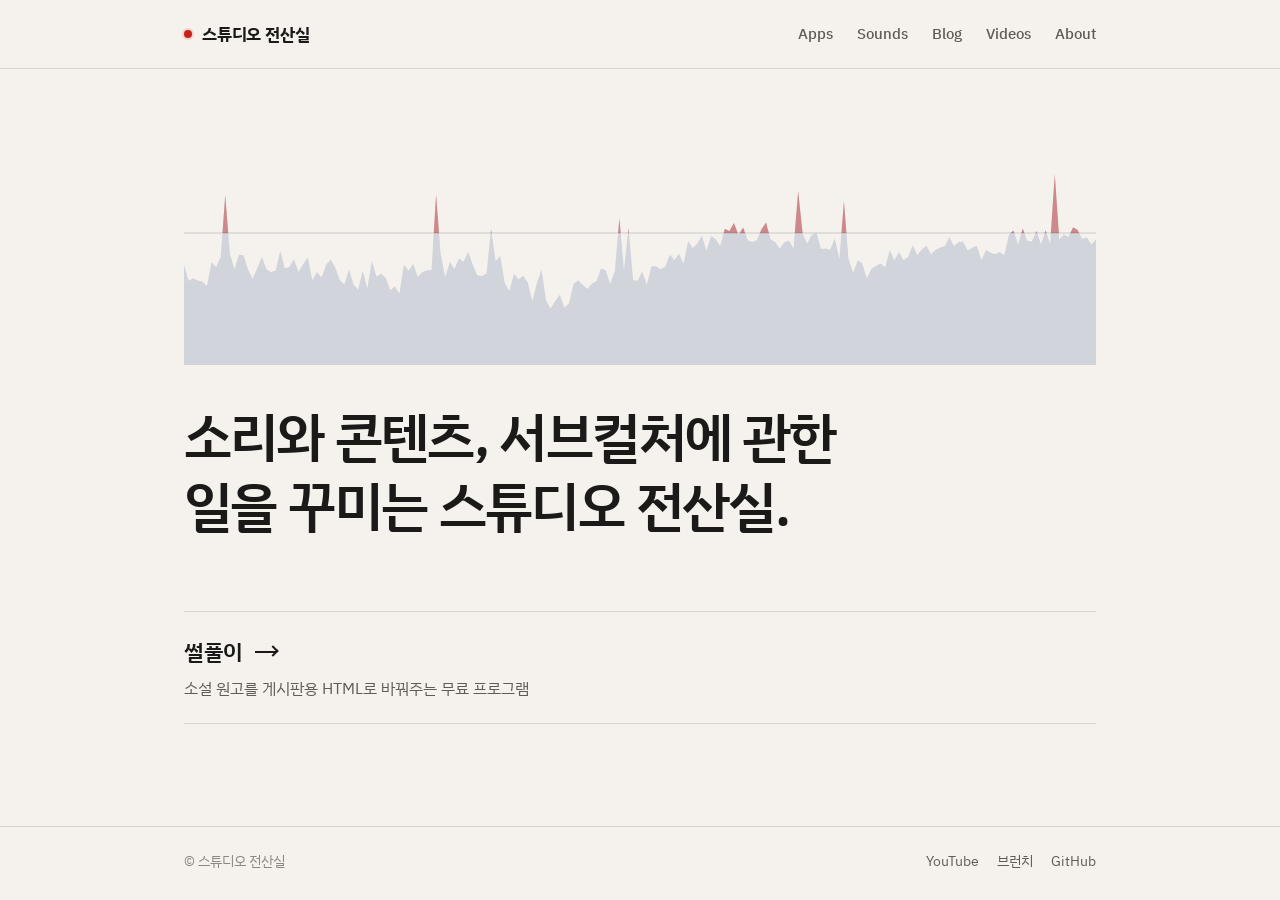
<file: index.html>
<!doctype html>
<html lang="ko">
<head>
<meta charset="utf-8">
<meta name="viewport" content="width=device-width, initial-scale=1">
<title>스튜디오 전산실</title>
<meta name="description" content="소리와 콘텐츠, 서브컬처에 관한 일을 꾸미는 스튜디오 전산실.">
<meta property="og:type" content="website">
<meta property="og:site_name" content="스튜디오 전산실">
<meta property="og:title" content="스튜디오 전산실">
<meta property="og:description" content="소리와 콘텐츠, 서브컬처에 관한 일을 꾸미는 스튜디오 전산실.">
<meta property="og:url" content="https://jeonsansil.github.io/">
<meta property="og:image" content="https://jeonsansil.github.io/assets/img/og.png">
<meta name="twitter:card" content="summary_large_image">
<meta name="theme-color" content="#F5F2EE">
<link rel="icon" type="image/png" href="assets/img/favicon.png">
<link rel="apple-touch-icon" href="assets/img/apple-touch-icon.png">
<link rel="preconnect" href="https://fonts.googleapis.com">
<link rel="preconnect" href="https://fonts.gstatic.com" crossorigin>
<link rel="stylesheet" href="https://fonts.googleapis.com/css2?family=IBM+Plex+Sans+KR:wght@400;500;600;700&display=swap">
<link rel="stylesheet" href="assets/css/site.css">
</head>
<body data-page="home">
<div id="app"></div>
<script src="assets/js/site.js" defer></script>
</body>
</html>
</file>
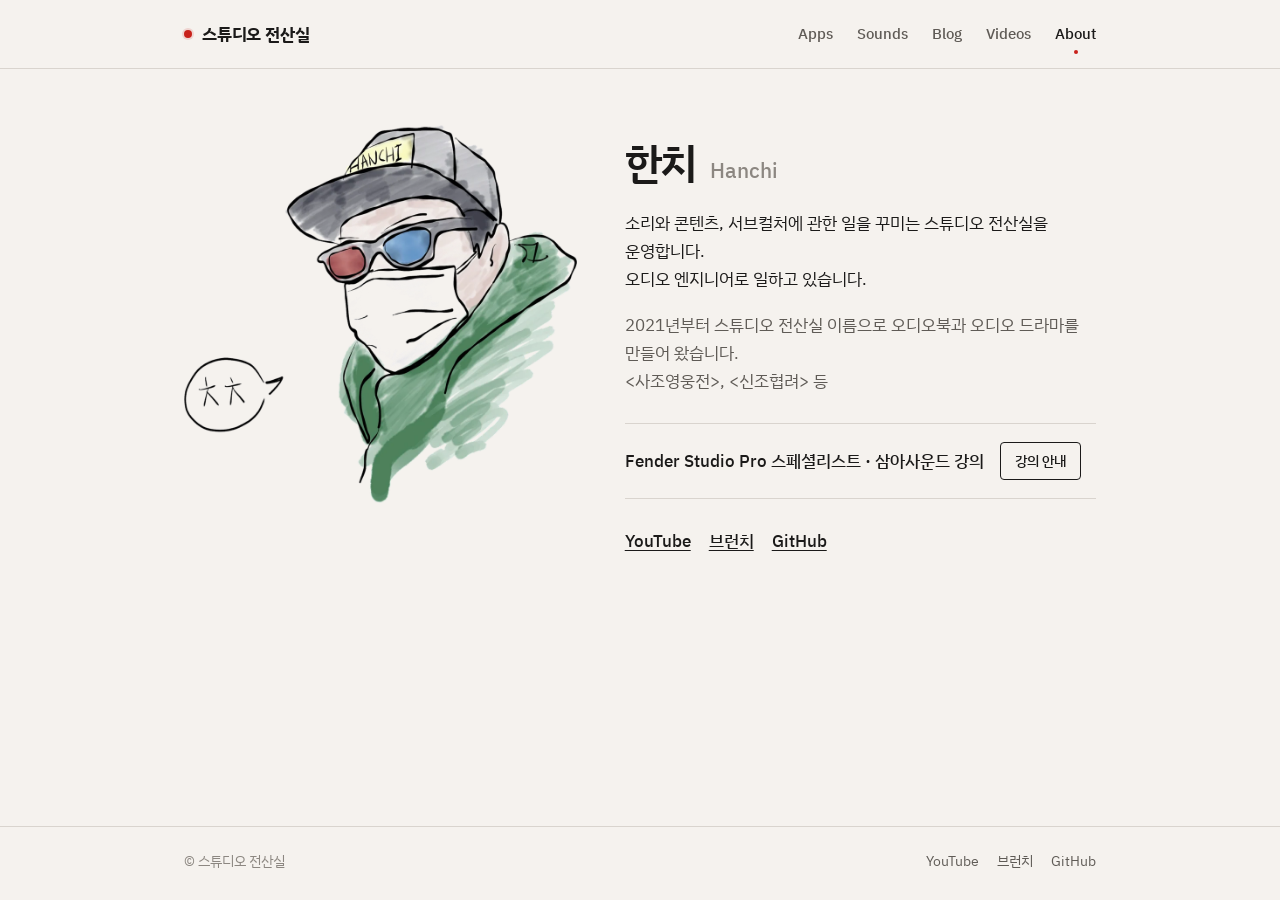
<file: about/index.html>
<!doctype html>
<html lang="ko">
<head>
<meta charset="utf-8">
<meta name="viewport" content="width=device-width, initial-scale=1">
<title>About · 스튜디오 전산실</title>
<meta name="description" content="소리와 콘텐츠, 서브컬처에 관한 일을 꾸미는 스튜디오 전산실.">
<meta property="og:type" content="website">
<meta property="og:site_name" content="스튜디오 전산실">
<meta property="og:title" content="About · 스튜디오 전산실">
<meta property="og:description" content="소리와 콘텐츠, 서브컬처에 관한 일을 꾸미는 스튜디오 전산실.">
<meta property="og:url" content="https://jeonsansil.github.io/about/">
<meta property="og:image" content="https://jeonsansil.github.io/assets/img/og.png">
<meta name="twitter:card" content="summary_large_image">
<meta name="theme-color" content="#F5F2EE">
<link rel="icon" type="image/png" href="../assets/img/favicon.png">
<link rel="apple-touch-icon" href="../assets/img/apple-touch-icon.png">
<link rel="preconnect" href="https://fonts.googleapis.com">
<link rel="preconnect" href="https://fonts.gstatic.com" crossorigin>
<link rel="stylesheet" href="https://fonts.googleapis.com/css2?family=IBM+Plex+Sans+KR:wght@400;500;600;700&display=swap">
<link rel="stylesheet" href="../assets/css/site.css">
</head>
<body data-page="about">
<div id="app"></div>
<script src="../assets/js/site.js" defer></script>
</body>
</html>
</file>
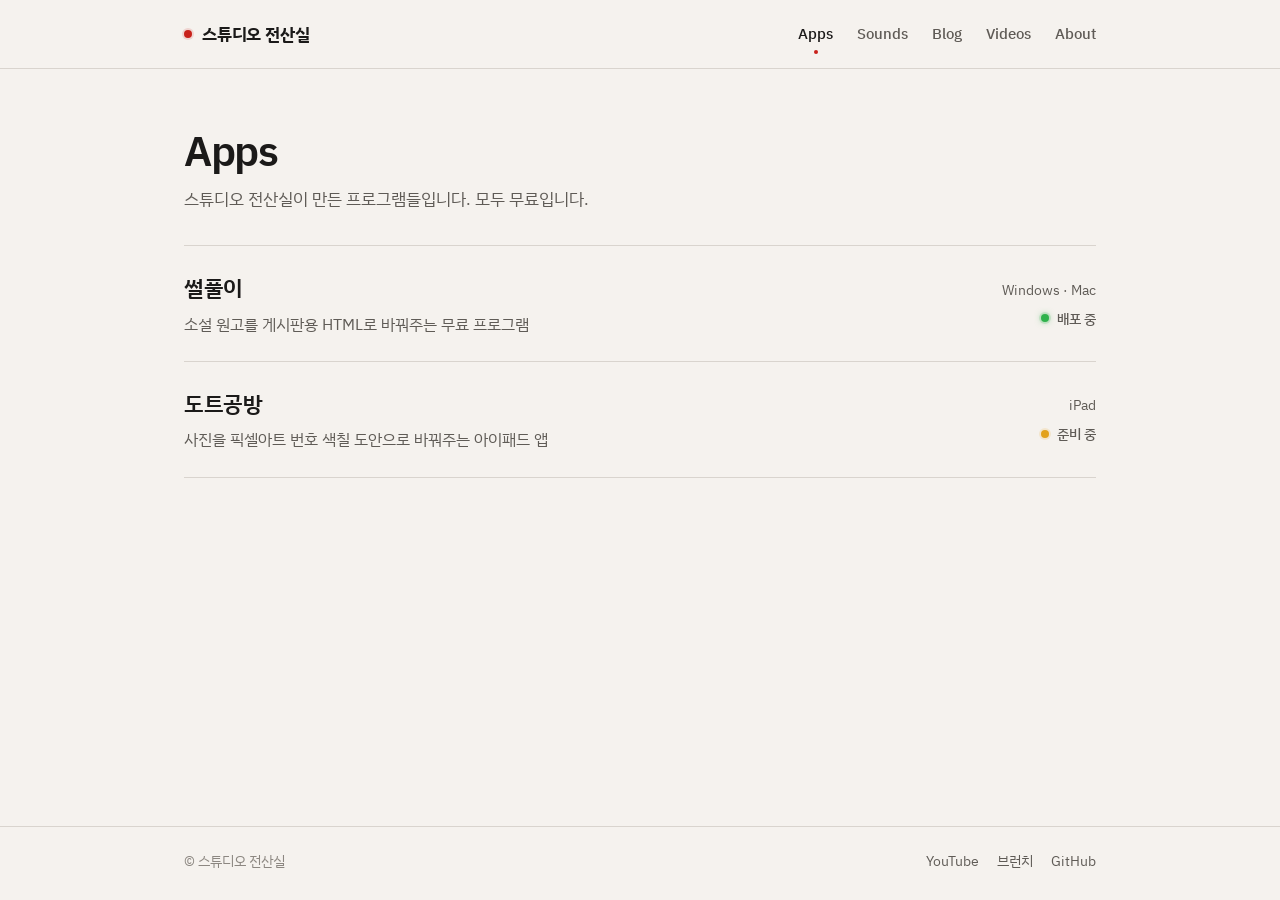
<file: apps/index.html>
<!doctype html>
<html lang="ko">
<head>
<meta charset="utf-8">
<meta name="viewport" content="width=device-width, initial-scale=1">
<title>Apps · 스튜디오 전산실</title>
<meta name="description" content="소리와 콘텐츠, 서브컬처에 관한 일을 꾸미는 스튜디오 전산실.">
<meta property="og:type" content="website">
<meta property="og:site_name" content="스튜디오 전산실">
<meta property="og:title" content="Apps · 스튜디오 전산실">
<meta property="og:description" content="소리와 콘텐츠, 서브컬처에 관한 일을 꾸미는 스튜디오 전산실.">
<meta property="og:url" content="https://jeonsansil.github.io/apps/">
<meta property="og:image" content="https://jeonsansil.github.io/assets/img/og.png">
<meta name="twitter:card" content="summary_large_image">
<meta name="theme-color" content="#F5F2EE">
<link rel="icon" type="image/png" href="../assets/img/favicon.png">
<link rel="apple-touch-icon" href="../assets/img/apple-touch-icon.png">
<link rel="preconnect" href="https://fonts.googleapis.com">
<link rel="preconnect" href="https://fonts.gstatic.com" crossorigin>
<link rel="stylesheet" href="https://fonts.googleapis.com/css2?family=IBM+Plex+Sans+KR:wght@400;500;600;700&display=swap">
<link rel="stylesheet" href="../assets/css/site.css">
</head>
<body data-page="apps">
<div id="app"></div>
<script src="../assets/js/site.js" defer></script>
</body>
</html>
</file>
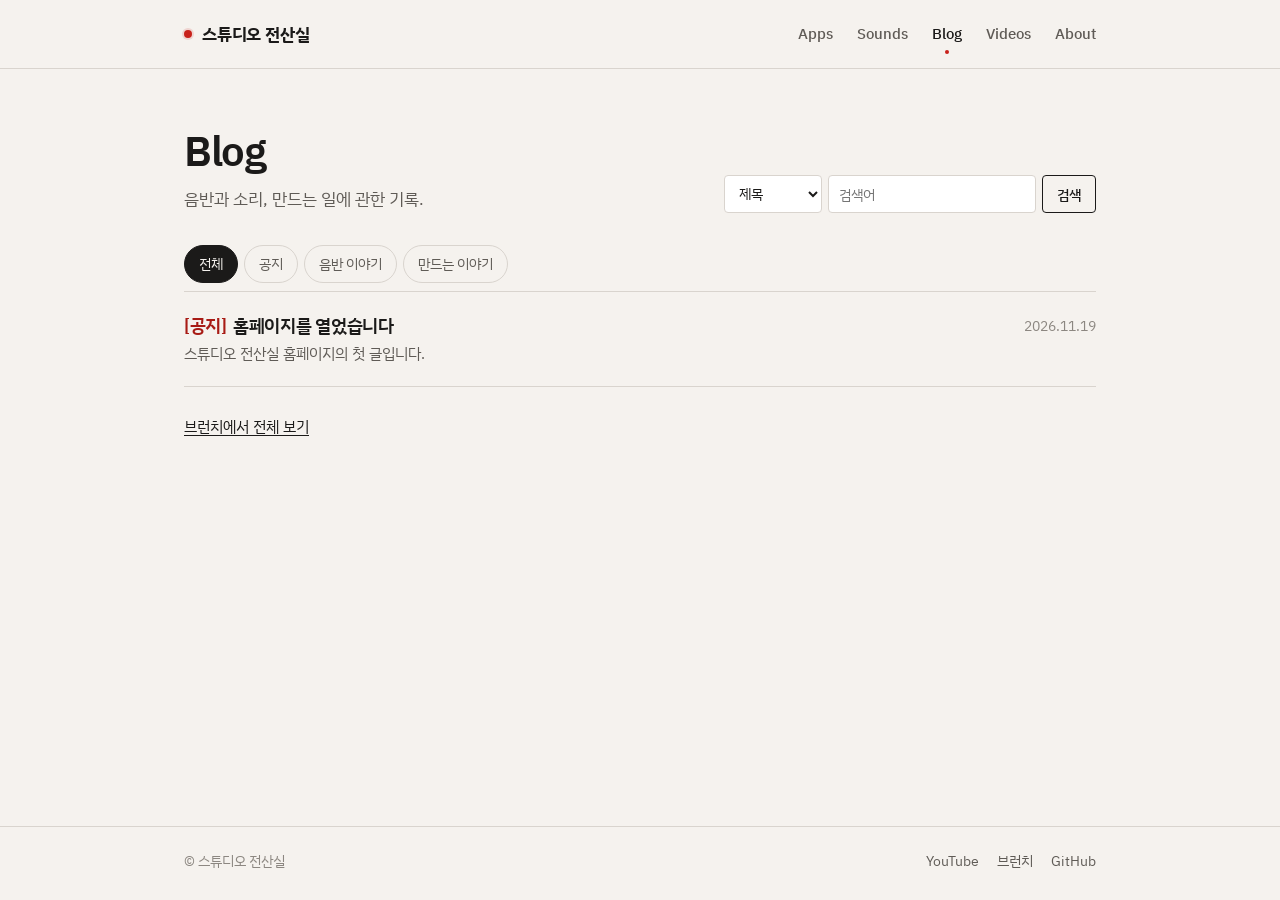
<file: blog/index.html>
<!doctype html>
<html lang="ko">
<head>
<meta charset="utf-8">
<meta name="viewport" content="width=device-width, initial-scale=1">
<title>Blog · 스튜디오 전산실</title>
<meta name="description" content="소리와 콘텐츠, 서브컬처에 관한 일을 꾸미는 스튜디오 전산실.">
<meta property="og:type" content="website">
<meta property="og:site_name" content="스튜디오 전산실">
<meta property="og:title" content="Blog · 스튜디오 전산실">
<meta property="og:description" content="소리와 콘텐츠, 서브컬처에 관한 일을 꾸미는 스튜디오 전산실.">
<meta property="og:url" content="https://jeonsansil.github.io/blog/">
<meta property="og:image" content="https://jeonsansil.github.io/assets/img/og.png">
<meta name="twitter:card" content="summary_large_image">
<meta name="theme-color" content="#F5F2EE">
<link rel="icon" type="image/png" href="../assets/img/favicon.png">
<link rel="apple-touch-icon" href="../assets/img/apple-touch-icon.png">
<link rel="preconnect" href="https://fonts.googleapis.com">
<link rel="preconnect" href="https://fonts.gstatic.com" crossorigin>
<link rel="stylesheet" href="https://fonts.googleapis.com/css2?family=IBM+Plex+Sans+KR:wght@400;500;600;700&display=swap">
<link rel="stylesheet" href="../assets/css/site.css">
</head>
<body data-page="blog">
<div id="app"></div>
<script src="../assets/js/site.js" defer></script>
</body>
</html>
</file>
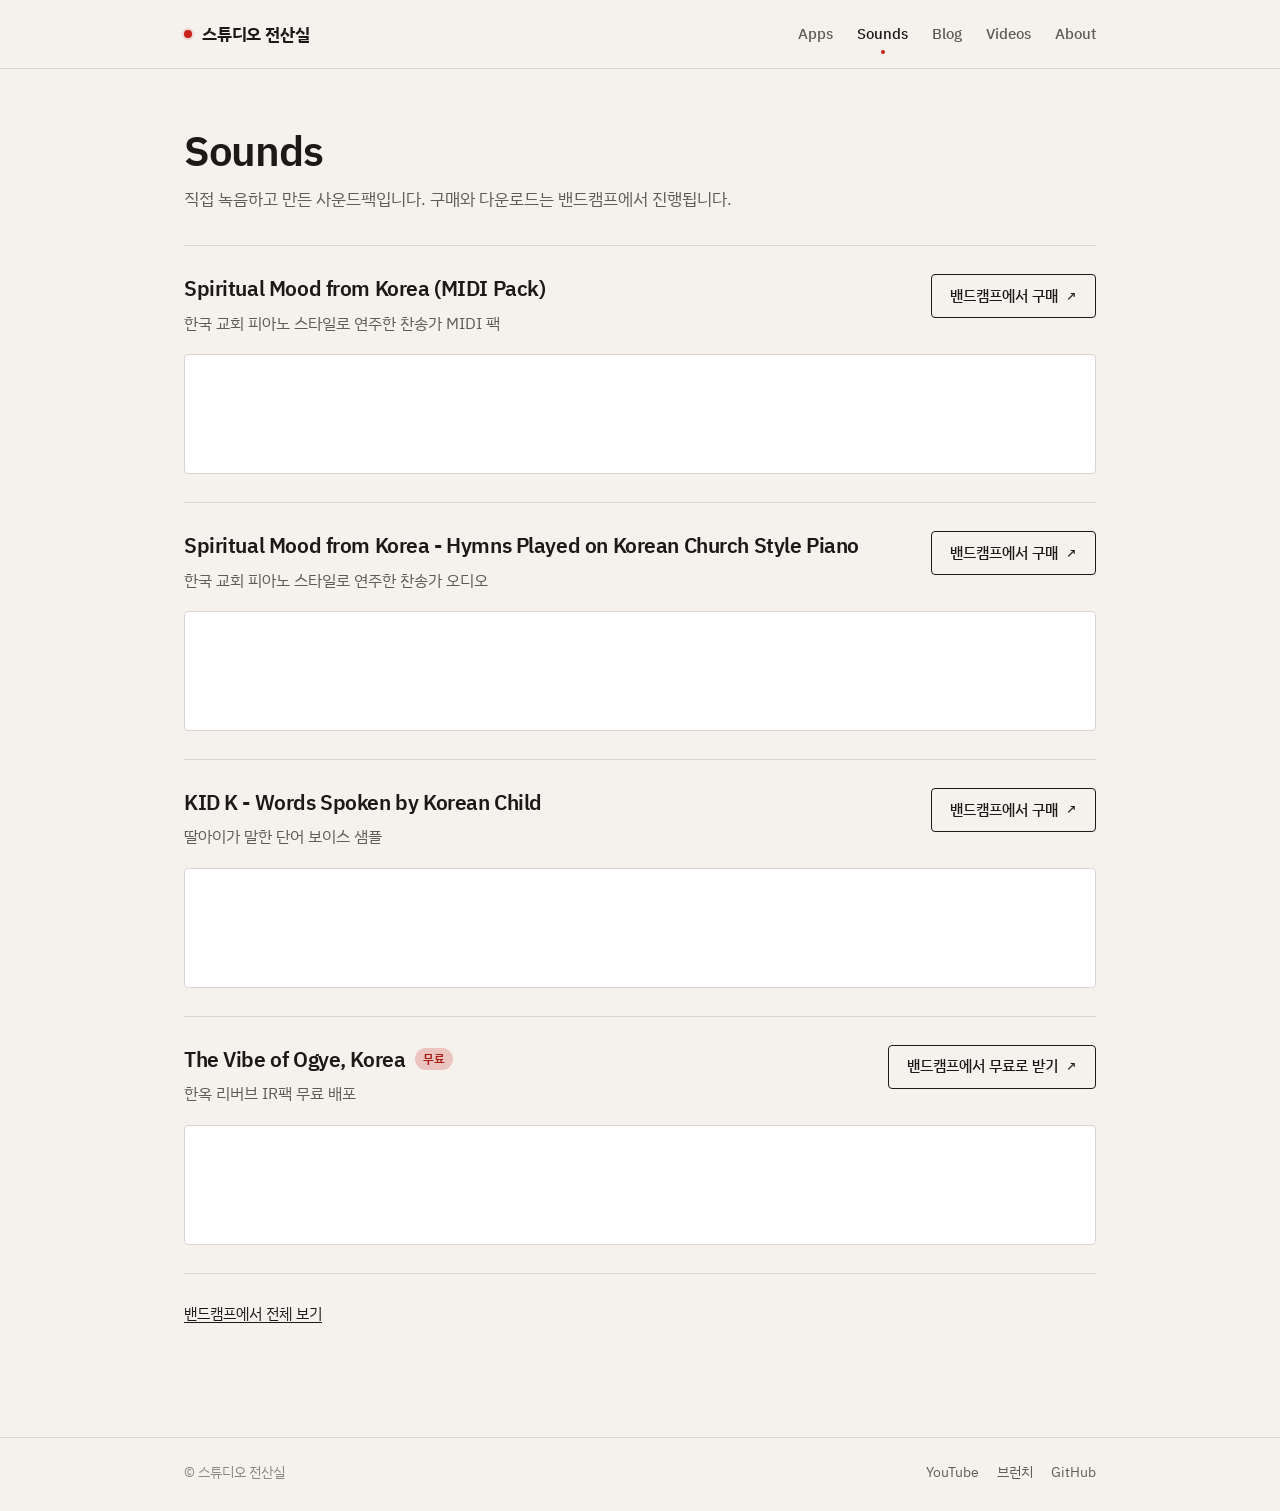
<file: sounds/index.html>
<!doctype html>
<html lang="ko">
<head>
<meta charset="utf-8">
<meta name="viewport" content="width=device-width, initial-scale=1">
<title>Sounds · 스튜디오 전산실</title>
<meta name="description" content="소리와 콘텐츠, 서브컬처에 관한 일을 꾸미는 스튜디오 전산실.">
<meta property="og:type" content="website">
<meta property="og:site_name" content="스튜디오 전산실">
<meta property="og:title" content="Sounds · 스튜디오 전산실">
<meta property="og:description" content="소리와 콘텐츠, 서브컬처에 관한 일을 꾸미는 스튜디오 전산실.">
<meta property="og:url" content="https://jeonsansil.github.io/sounds/">
<meta property="og:image" content="https://jeonsansil.github.io/assets/img/og.png">
<meta name="twitter:card" content="summary_large_image">
<meta name="theme-color" content="#F5F2EE">
<link rel="icon" type="image/png" href="../assets/img/favicon.png">
<link rel="apple-touch-icon" href="../assets/img/apple-touch-icon.png">
<link rel="preconnect" href="https://fonts.googleapis.com">
<link rel="preconnect" href="https://fonts.gstatic.com" crossorigin>
<link rel="stylesheet" href="https://fonts.googleapis.com/css2?family=IBM+Plex+Sans+KR:wght@400;500;600;700&display=swap">
<link rel="stylesheet" href="../assets/css/site.css">
</head>
<body data-page="sounds">
<div id="app"></div>
<script src="../assets/js/site.js" defer></script>
</body>
</html>
</file>
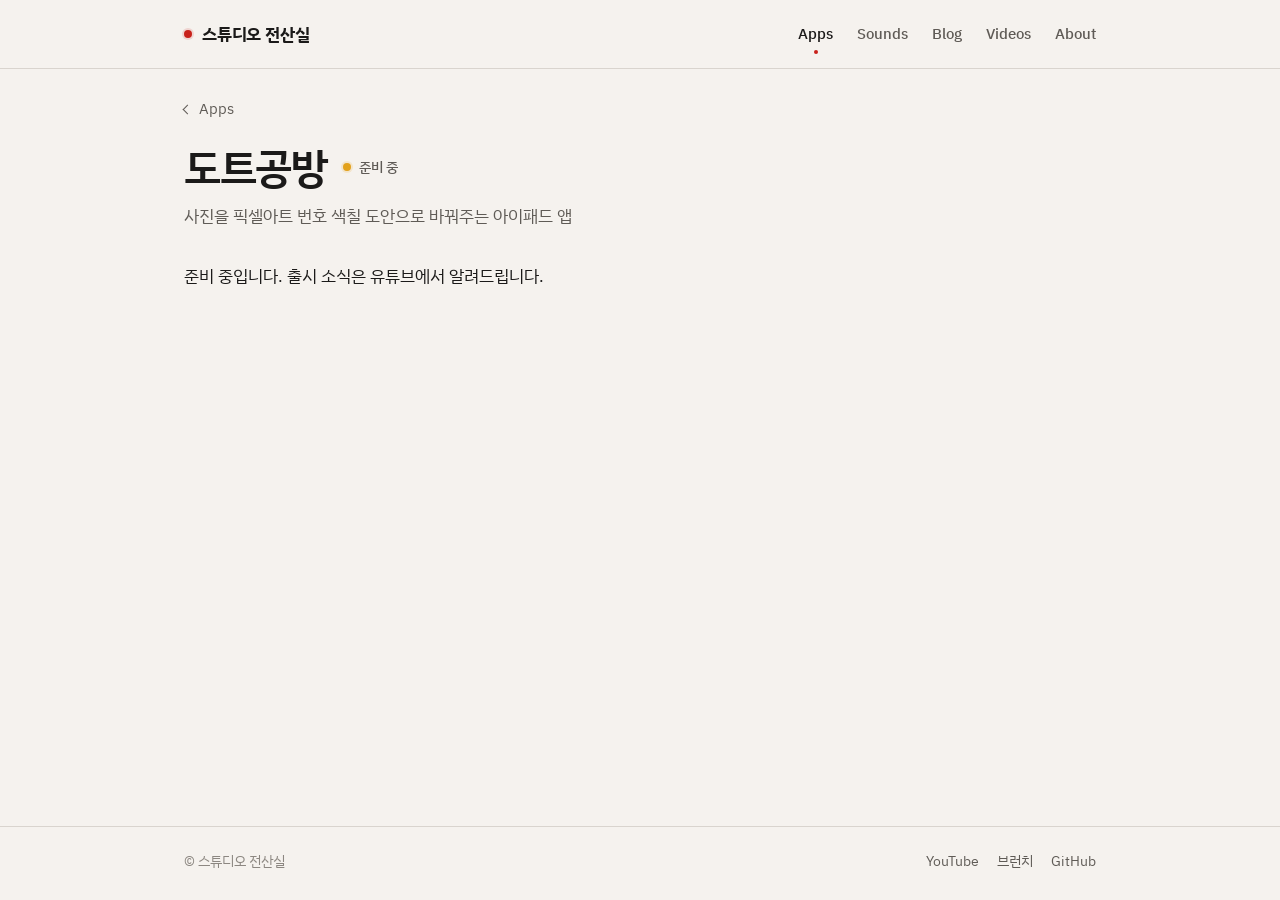
<file: apps/dotgongbang/index.html>
<!doctype html>
<html lang="ko">
<head>
<meta charset="utf-8">
<meta name="viewport" content="width=device-width, initial-scale=1">
<title>도트공방 · 스튜디오 전산실</title>
<meta name="description" content="소리와 콘텐츠, 서브컬처에 관한 일을 꾸미는 스튜디오 전산실.">
<meta property="og:type" content="website">
<meta property="og:site_name" content="스튜디오 전산실">
<meta property="og:title" content="도트공방 · 스튜디오 전산실">
<meta property="og:description" content="소리와 콘텐츠, 서브컬처에 관한 일을 꾸미는 스튜디오 전산실.">
<meta property="og:url" content="https://jeonsansil.github.io/apps/dotgongbang/">
<meta property="og:image" content="https://jeonsansil.github.io/assets/img/og.png">
<meta name="twitter:card" content="summary_large_image">
<meta name="theme-color" content="#F5F2EE">
<link rel="icon" type="image/png" href="../../assets/img/favicon.png">
<link rel="apple-touch-icon" href="../../assets/img/apple-touch-icon.png">
<link rel="preconnect" href="https://fonts.googleapis.com">
<link rel="preconnect" href="https://fonts.gstatic.com" crossorigin>
<link rel="stylesheet" href="https://fonts.googleapis.com/css2?family=IBM+Plex+Sans+KR:wght@400;500;600;700&display=swap">
<link rel="stylesheet" href="../../assets/css/site.css">
</head>
<body data-page="app" data-slug="dotgongbang">
<div id="app"></div>
<script src="../../assets/js/site.js" defer></script>
</body>
</html>
</file>
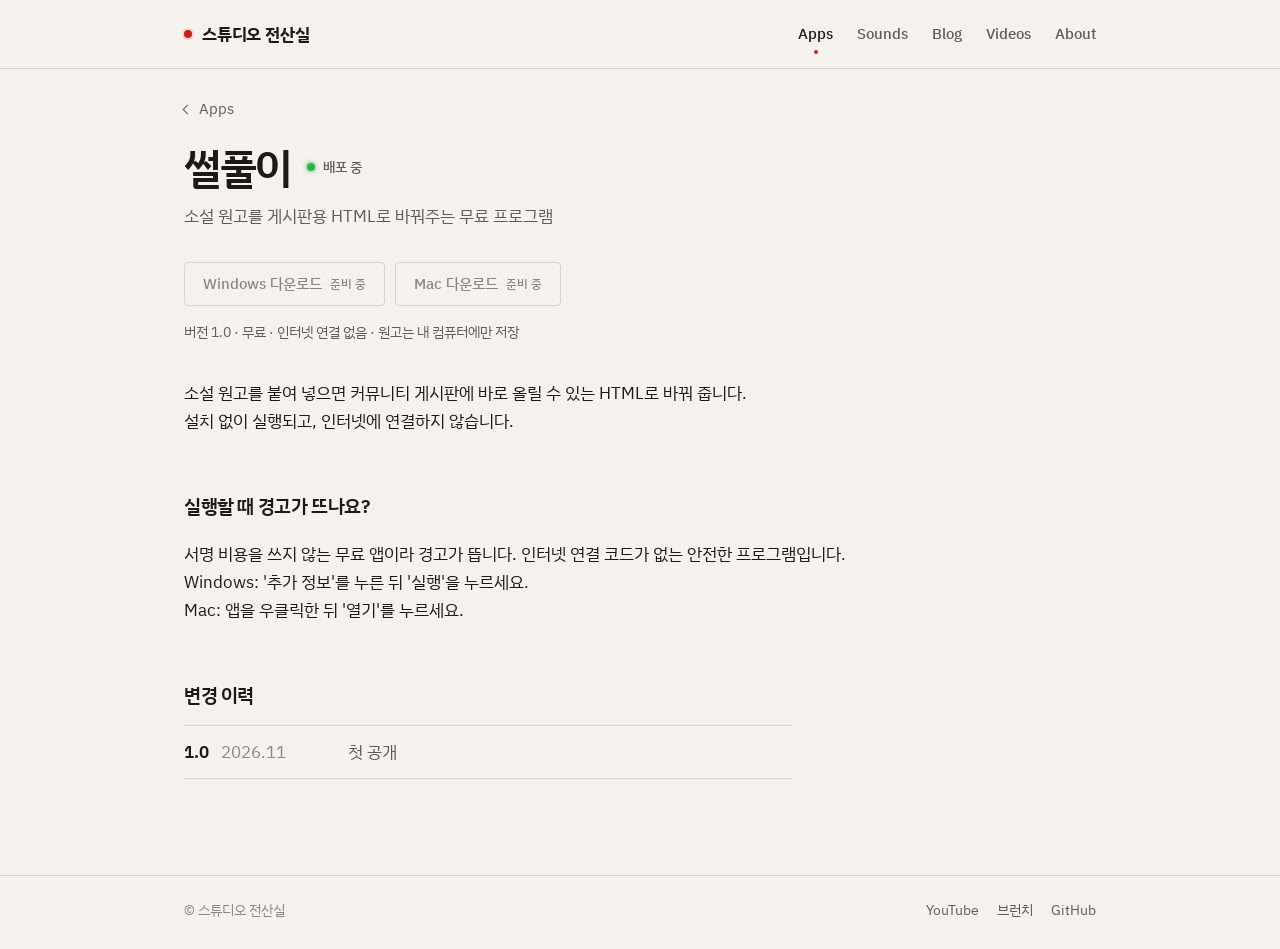
<file: apps/ssulpuri/index.html>
<!doctype html>
<html lang="ko">
<head>
<meta charset="utf-8">
<meta name="viewport" content="width=device-width, initial-scale=1">
<title>썰풀이 · 스튜디오 전산실</title>
<meta name="description" content="소리와 콘텐츠, 서브컬처에 관한 일을 꾸미는 스튜디오 전산실.">
<meta property="og:type" content="website">
<meta property="og:site_name" content="스튜디오 전산실">
<meta property="og:title" content="썰풀이 · 스튜디오 전산실">
<meta property="og:description" content="소리와 콘텐츠, 서브컬처에 관한 일을 꾸미는 스튜디오 전산실.">
<meta property="og:url" content="https://jeonsansil.github.io/apps/ssulpuri/">
<meta property="og:image" content="https://jeonsansil.github.io/assets/img/og.png">
<meta name="twitter:card" content="summary_large_image">
<meta name="theme-color" content="#F5F2EE">
<link rel="icon" type="image/png" href="../../assets/img/favicon.png">
<link rel="apple-touch-icon" href="../../assets/img/apple-touch-icon.png">
<link rel="preconnect" href="https://fonts.googleapis.com">
<link rel="preconnect" href="https://fonts.gstatic.com" crossorigin>
<link rel="stylesheet" href="https://fonts.googleapis.com/css2?family=IBM+Plex+Sans+KR:wght@400;500;600;700&display=swap">
<link rel="stylesheet" href="../../assets/css/site.css">
</head>
<body data-page="app" data-slug="ssulpuri">
<div id="app"></div>
<script src="../../assets/js/site.js" defer></script>
</body>
</html>
</file>
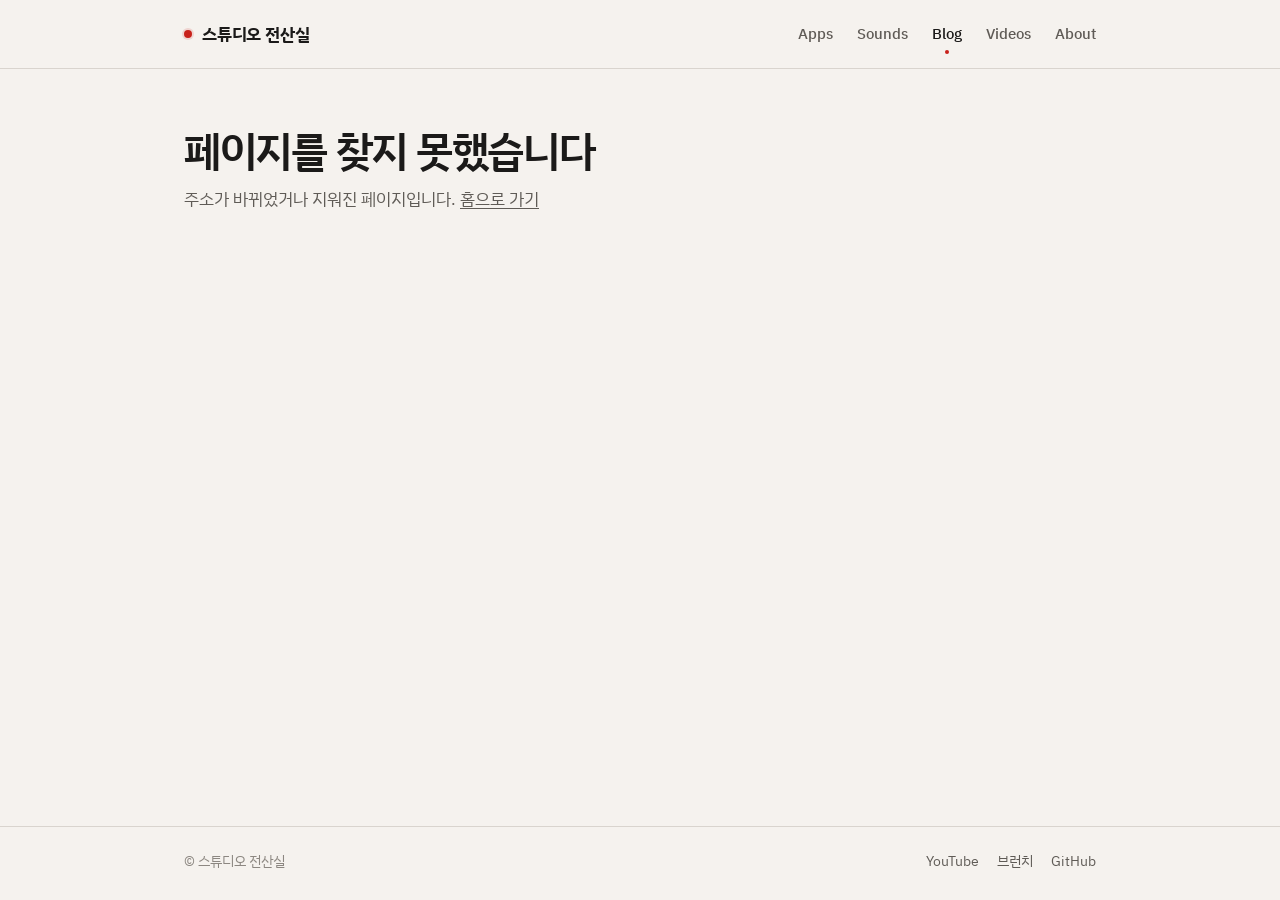
<file: blog/post/index.html>
<!doctype html>
<html lang="ko">
<head>
<meta charset="utf-8">
<meta name="viewport" content="width=device-width, initial-scale=1">
<title>Blog · 스튜디오 전산실</title>
<meta name="description" content="소리와 콘텐츠, 서브컬처에 관한 일을 꾸미는 스튜디오 전산실.">
<meta property="og:type" content="website">
<meta property="og:site_name" content="스튜디오 전산실">
<meta property="og:title" content="Blog · 스튜디오 전산실">
<meta property="og:description" content="소리와 콘텐츠, 서브컬처에 관한 일을 꾸미는 스튜디오 전산실.">
<meta property="og:url" content="https://jeonsansil.github.io/blog/post/">
<meta property="og:image" content="https://jeonsansil.github.io/assets/img/og.png">
<meta name="twitter:card" content="summary_large_image">
<meta name="theme-color" content="#F5F2EE">
<link rel="icon" type="image/png" href="../../assets/img/favicon.png">
<link rel="apple-touch-icon" href="../../assets/img/apple-touch-icon.png">
<link rel="preconnect" href="https://fonts.googleapis.com">
<link rel="preconnect" href="https://fonts.gstatic.com" crossorigin>
<link rel="stylesheet" href="https://fonts.googleapis.com/css2?family=IBM+Plex+Sans+KR:wght@400;500;600;700&display=swap">
<link rel="stylesheet" href="../../assets/css/site.css">
</head>
<body data-page="post">
<div id="app"></div>
<script src="../../assets/js/site.js" defer></script>
</body>
</html>
</file>
<file: assets/css/site.css>
/* 스튜디오 전산실 — 색감은 하드웨어 컴프레서 패널에서 가져왔습니다 */
:root {
  --paper: #F5F2EE;      /* 따뜻한 흰 바탕 */
  --panel: #EBE7E2;      /* 패널 */
  --steel: #D6DAE0;      /* 바깥 청회색 */
  --ink: #1B1A19;        /* 글씨 */
  --ink-2: #5F5B56;      /* 보조 글씨 */
  --ink-3: #8C8781;      /* 희미한 글씨 */
  --line: #D9D4CE;       /* 선 */
  --red: #C8211A;        /* 포인트 */
  --red-ink: #A81B15;    /* 포인트 글씨(대비 확보) */
  --slate: #8C98B5;      /* 파형 */
  --blush: #EBC4C0;      /* 연한 강조 */
  --led-green: #2FB24C;
  --led-amber: #E2A11B;
  --radius: 4px;
  --wrap: 960px;
  --measure: 38rem;
  --font: "IBM Plex Sans KR", "Apple SD Gothic Neo", "Noto Sans KR", "Noto Sans CJK KR", "Malgun Gothic", sans-serif;
}

*, *::before, *::after { box-sizing: border-box; }
html { -webkit-text-size-adjust: 100%; }
body {
  margin: 0;
  background: var(--paper);
  color: var(--ink);
  font-family: var(--font);
  font-size: 17px;
  line-height: 1.65;
  word-break: keep-all;
  overflow-wrap: anywhere;
  -webkit-font-smoothing: antialiased;
}
#app { min-height: 100vh; display: flex; flex-direction: column; }
#app > main { flex: 1; }
a { color: inherit; text-decoration-thickness: 1px; text-underline-offset: 3px; }
a:hover { color: var(--red-ink); }
img { max-width: 100%; height: auto; display: block; }
button, input, select, textarea { font: inherit; color: inherit; }
:focus-visible { outline: 2px solid var(--red); outline-offset: 3px; border-radius: 2px; }
.wrap { width: 100%; max-width: var(--wrap); margin: 0 auto; padding: 0 24px; }
.pre { white-space: pre-line; }
.muted { color: var(--ink-2); }
.skip { position: absolute; left: -999px; top: 8px; background: var(--ink); color: var(--paper); padding: 8px 12px; z-index: 50; }
.skip:focus { left: 8px; }

/* LED — 상태를 알려주는 표시등 */
.led { display: inline-block; width: 8px; height: 8px; border-radius: 50%; flex: none; }
.led-red { background: var(--red); box-shadow: 0 0 0 2px rgba(200, 33, 26, .14); }
.led-green { background: var(--led-green); box-shadow: 0 0 0 2px rgba(47, 178, 76, .16), 0 0 6px rgba(47, 178, 76, .5); }
.led-amber { background: var(--led-amber); box-shadow: 0 0 0 2px rgba(226, 161, 27, .16); }

/* 상단 */
.top { border-bottom: 1px solid var(--line); }
.top-inner { display: flex; align-items: center; justify-content: space-between; gap: 16px; min-height: 68px; flex-wrap: wrap; }
.brand { display: inline-flex; align-items: center; gap: 10px; text-decoration: none; font-weight: 700; font-size: 17px; letter-spacing: -0.01em; padding: 8px 0; -webkit-tap-highlight-color: transparent; user-select: none; }
.brand:hover { color: var(--ink); }
.nav { display: flex; gap: 4px; margin-right: -10px; }
.nav a { text-decoration: none; font-size: 15px; font-weight: 500; color: var(--ink-2); padding: 8px 10px; border-radius: var(--radius); position: relative; }
.nav a:hover { color: var(--ink); background: var(--panel); }
.nav a[aria-current="page"] { color: var(--ink); }
.nav a[aria-current="page"]::after { content: ""; position: absolute; left: 50%; bottom: 0; width: 4px; height: 4px; margin-left: -2px; border-radius: 50%; background: var(--red); }

/* 하단 */
.foot { border-top: 1px solid var(--line); margin-top: 96px; }
.foot-inner { display: flex; justify-content: space-between; align-items: center; gap: 12px; padding-top: 22px; padding-bottom: 28px; flex-wrap: wrap; font-size: 14px; color: var(--ink-3); }
.foot-links, .about-links { list-style: none; margin: 0; padding: 0; display: flex; flex-wrap: wrap; gap: 4px 18px; }
.foot-links a { color: var(--ink-2); text-decoration: none; }
.foot-links a:hover { color: var(--red-ink); }

/* 홈 */
.home { padding-top: 40px; }
.hero { position: relative; padding: 56px 0 72px; }
.wave { width: 100%; height: clamp(120px, 22vw, 200px); display: block; margin-bottom: 36px; }
.wave-body { fill: var(--slate); opacity: .34; }
.wave-over { fill: var(--red); opacity: .42; }
.wave-th { stroke: var(--ink); stroke-width: 1; opacity: .18; vector-effect: non-scaling-stroke; }
.wave-still .wave-reveal { animation: none; }
.wave-reveal { animation: reveal 1.6s cubic-bezier(.2, .7, .2, 1) both; transform-origin: left; }
@keyframes reveal { from { transform: scaleX(0); } to { transform: scaleX(1); } }
.intro { font-size: clamp(30px, 5.4vw, 54px); line-height: 1.28; font-weight: 600; letter-spacing: -0.03em; margin: 0; white-space: pre-line; max-width: 18em; }
.home-apps { list-style: none; margin: 0; padding: 0; border-top: 1px solid var(--line); }
.home-apps li { padding: 22px 0; border-bottom: 1px solid var(--line); }
.home-app { display: inline-flex; align-items: center; gap: 12px; text-decoration: none; font-size: 22px; font-weight: 600; letter-spacing: -0.02em; }
.home-app-tag { margin: 4px 0 0; color: var(--ink-2); font-size: 16px; }
.go { width: 22px; height: 2px; background: currentColor; position: relative; transition: width .2s ease; }
.go::after { content: ""; position: absolute; right: 0; top: -4px; width: 8px; height: 8px; border-top: 2px solid currentColor; border-right: 2px solid currentColor; transform: rotate(45deg); }
.home-app:hover .go { width: 32px; }
.home-app:hover { color: var(--red-ink); }

/* 페이지 머리 */
.page-head { padding: 56px 0 32px; }
.page-head-row { display: flex; align-items: flex-end; justify-content: space-between; gap: 20px 32px; flex-wrap: wrap; }
.page-title { font-size: clamp(30px, 4.4vw, 42px); line-height: 1.2; font-weight: 600; letter-spacing: -0.03em; margin: 0; }
.lead { margin: 10px 0 0; color: var(--ink-2); max-width: var(--measure); }
.back { display: inline-flex; align-items: center; gap: 6px; margin-top: 28px; font-size: 15px; color: var(--ink-2); text-decoration: none; }
.back::before { content: ""; width: 7px; height: 7px; border-left: 1.5px solid currentColor; border-bottom: 1.5px solid currentColor; transform: rotate(45deg); margin-right: 2px; }
.back + .page-head { padding-top: 20px; }
.sec { margin-top: 56px; }
.sec-title { font-size: 19px; font-weight: 600; letter-spacing: -0.02em; margin: 0 0 14px; }
.prose { max-width: var(--measure); margin: 0 0 1em; }
.empty { color: var(--ink-3); padding: 28px 0; margin: 0; }
.more { margin-top: 28px; font-size: 15px; }

/* 버튼 */
.btn { display: inline-flex; align-items: center; justify-content: center; gap: 8px; min-height: 44px; padding: 0 18px; border-radius: var(--radius); border: 1px solid var(--ink); background: transparent; color: var(--ink); font-size: 15px; font-weight: 500; text-decoration: none; cursor: pointer; }
.btn:hover { background: var(--ink); color: var(--paper); }
.btn-primary { background: var(--red); border-color: var(--red); color: #fff; }
.btn-primary:hover { background: var(--red-ink); border-color: var(--red-ink); color: #fff; }
.btn-off { border-color: var(--line); color: var(--ink-3); cursor: not-allowed; }
.btn-off:hover { background: transparent; color: var(--ink-3); }
.btn-off small { font-size: 12px; }
.btn-small { min-height: 38px; padding: 0 14px; font-size: 14px; }

/* Apps */
.app-list { list-style: none; margin: 0; padding: 0; border-top: 1px solid var(--line); }
.app-row { display: flex; justify-content: space-between; align-items: center; gap: 16px; padding: 24px 0; border-bottom: 1px solid var(--line); text-decoration: none; }
.app-row:hover .app-name { color: var(--red-ink); }
.app-main { display: flex; flex-direction: column; gap: 4px; min-width: 0; }
.app-name { font-size: 22px; font-weight: 600; letter-spacing: -0.02em; }
.app-tag { color: var(--ink-2); font-size: 16px; }
.app-side { display: flex; flex-direction: column; align-items: flex-end; gap: 6px; flex: none; font-size: 14px; color: var(--ink-2); }
.status { display: inline-flex; align-items: center; gap: 8px; font-size: 14px; color: var(--ink-2); font-weight: 500; }
.app-title-row { display: flex; align-items: center; gap: 16px; flex-wrap: wrap; }
.downloads { display: flex; flex-wrap: wrap; gap: 10px; }
.facts { color: var(--ink-2); font-size: 14px; margin: 14px 0 36px; }
.player { position: relative; aspect-ratio: 16 / 9; background: #1b1a19; border-radius: var(--radius); overflow: hidden; margin: 36px 0 0; }
.player iframe { position: absolute; inset: 0; width: 100%; height: 100%; border: 0; }
.shots { display: grid; grid-template-columns: repeat(auto-fill, minmax(240px, 1fr)); gap: 12px; margin-top: 36px; }
.shots img { border-radius: var(--radius); border: 1px solid var(--line); }
.changes { margin: 0; border-top: 1px solid var(--line); max-width: var(--measure); }
.change { display: grid; grid-template-columns: 9.5rem 1fr; gap: 12px; padding: 12px 0; border-bottom: 1px solid var(--line); }
.change dt { display: flex; gap: 12px; font-weight: 600; }
.change dd { margin: 0; color: var(--ink-2); }
.chg-date { color: var(--ink-3); font-weight: 400; }
.donate { display: flex; align-items: center; gap: 16px; flex-wrap: wrap; padding-top: 28px; border-top: 1px solid var(--line); color: var(--ink-2); }

/* 검색, 탭, 페이지 넘김 */
.search { display: flex; gap: 6px; flex-wrap: wrap; }
.search-scope, .search-input { height: 38px; border: 1px solid var(--line); background: #fff; border-radius: var(--radius); padding: 0 10px; font-size: 14px; }
.search-input { width: 13rem; min-width: 0; flex: 1; }
.search-scope:focus, .search-input:focus { border-color: var(--ink-2); }
.tabs { display: flex; gap: 6px; flex-wrap: wrap; margin-bottom: 8px; }
.tab { border: 1px solid var(--line); background: transparent; border-radius: 999px; padding: 6px 14px; font-size: 14px; cursor: pointer; color: var(--ink-2); }
.tab:hover { border-color: var(--ink-2); color: var(--ink); }
.tab.is-on { background: var(--ink); border-color: var(--ink); color: var(--paper); }
.pager { display: flex; gap: 4px; justify-content: center; margin-top: 28px; flex-wrap: wrap; }
.pager button { min-width: 36px; height: 36px; padding: 0 10px; border: 1px solid transparent; background: transparent; border-radius: var(--radius); cursor: pointer; font-size: 14px; color: var(--ink-2); }
.pager button:hover { border-color: var(--line); color: var(--ink); }
.pager .is-cur { border-color: var(--ink); color: var(--ink); font-weight: 600; }

/* Blog */
.post-list { list-style: none; margin: 8px 0 0; padding: 0; border-top: 1px solid var(--line); }
.post-row { display: grid; grid-template-columns: 1fr auto; gap: 4px 20px; padding: 20px 0; border-bottom: 1px solid var(--line); text-decoration: none; }
.post-row:hover .post-title { color: var(--red-ink); }
.post-title { font-size: 18px; font-weight: 600; letter-spacing: -0.015em; line-height: 1.45; }
.cat { color: var(--red-ink); font-weight: 600; margin-right: 6px; }
.post-date { color: var(--ink-3); font-size: 14px; white-space: nowrap; font-variant-numeric: tabular-nums; padding-top: 2px; }
.post-sum { grid-column: 1; color: var(--ink-2); font-size: 15px; }
.post-src { grid-column: 2; grid-row: 2; justify-self: end; font-size: 13px; color: var(--ink-3); display: inline-flex; gap: 4px; }
.post-page { max-width: calc(var(--wrap)); }
.post-head { padding: 24px 0 28px; max-width: 760px; margin: 0 auto; }
.post-h1 { font-size: clamp(26px, 4vw, 36px); line-height: 1.3; letter-spacing: -0.03em; font-weight: 600; margin: 0; }
.post-meta { margin: 10px 0 0; color: var(--ink-3); font-size: 14px; }
.post-body { display: block; margin: 0 auto; max-width: 760px; }
.post-nav { display: grid; grid-template-columns: 1fr 1fr; gap: 12px; margin: 56px auto 0; max-width: 760px; border-top: 1px solid var(--line); padding-top: 20px; }
.pn { display: flex; flex-direction: column; gap: 2px; text-decoration: none; }
.pn-next { text-align: right; }
.pn-label { font-size: 13px; color: var(--ink-3); }
.pn-title { font-weight: 500; }

/* Videos */
.player-hero { margin-top: 0; }
.player-empty { position: absolute; inset: 0; display: flex; align-items: center; justify-content: center; padding: 24px; text-align: center; color: #d7d2cc; text-decoration: none; }
.hero-title { margin: 12px 0 0; font-weight: 500; min-height: 1.65em; }
.picks { list-style: none; margin: 0; padding: 0; display: grid; grid-template-columns: repeat(5, 1fr); gap: 14px; }
.pick { display: flex; flex-direction: column; gap: 8px; width: 100%; padding: 0; border: 0; background: none; text-align: left; cursor: pointer; }
.pick img { width: 100%; aspect-ratio: 16 / 9; object-fit: cover; border-radius: var(--radius); background: var(--panel); }
.pick-title { font-size: 14px; line-height: 1.45; display: -webkit-box; -webkit-line-clamp: 2; -webkit-box-orient: vertical; overflow: hidden; }
.pick:hover .pick-title { color: var(--red-ink); }
.video-list { list-style: none; margin: 8px 0 0; padding: 0; border-top: 1px solid var(--line); }
.video-row { display: grid; grid-template-columns: 72px 1fr auto; align-items: center; gap: 14px; width: 100%; padding: 8px 0; border: 0; border-bottom: 1px solid var(--line); background: none; text-align: left; cursor: pointer; font-size: 15px; }
.video-row img { width: 72px; height: 40px; object-fit: cover; border-radius: 2px; background: var(--panel); }
.video-row:hover .video-title { color: var(--red-ink); }
.video-title { min-width: 0; overflow: hidden; text-overflow: ellipsis; white-space: nowrap; }

/* About */
.about { display: grid; grid-template-columns: minmax(0, 5fr) minmax(0, 6fr); gap: 48px; align-items: start; padding-top: 56px; }
.about-fig { margin: 0; }
.about-fig img { width: 100%; max-width: 420px; }
.about-text { padding-top: 12px; }
.about .page-title { display: flex; align-items: baseline; gap: 14px; flex-wrap: wrap; margin-bottom: 22px; }
.name-en { font-size: .5em; font-weight: 500; color: var(--ink-3); letter-spacing: 0; }
.lecture { display: flex; align-items: center; gap: 12px 16px; flex-wrap: wrap; padding: 18px 0; margin: 28px 0; border-top: 1px solid var(--line); border-bottom: 1px solid var(--line); font-weight: 500; }
.about-links a { font-weight: 500; }

/* 휴대폰 */
@media (max-width: 720px) {
  body { font-size: 16px; }
  .wrap { padding: 0 16px; }
  .top-inner { min-height: 0; padding-top: 8px; padding-bottom: 6px; }
  .nav { margin-left: -10px; margin-right: 0; width: 100%; }
  .home { padding-top: 12px; }
  .hero { padding: 32px 0 48px; }
  .intro { white-space: normal; font-size: 28px; }
  .wave { margin-bottom: 24px; }
  .page-head { padding: 36px 0 24px; }
  .search { width: 100%; }
  .search-input { width: auto; }
  .app-row { flex-direction: column; align-items: flex-start; gap: 10px; }
  .app-side { flex-direction: row; align-items: center; gap: 14px; }
  .picks { grid-template-columns: repeat(2, 1fr); }
  .picks li:first-child { grid-column: 1 / -1; }
  .post-row { grid-template-columns: 1fr; }
  .post-date { padding-top: 0; }
  .post-src { grid-column: 1; grid-row: auto; justify-self: start; }
  .change { grid-template-columns: 1fr; gap: 2px; }
  .about { grid-template-columns: 1fr; gap: 16px; padding-top: 28px; }
  .about-fig img { max-width: 260px; }
  .foot { margin-top: 64px; }
}
@media (prefers-reduced-motion: reduce) {
  .wave-reveal { animation: none; }
  .go { transition: none; }
}

/* Sounds */
.sound-list { list-style: none; margin: 0; padding: 0; border-top: 1px solid var(--line); }
.sound { padding: 28px 0; border-bottom: 1px solid var(--line); }
.sound-head { display: flex; justify-content: space-between; align-items: flex-start; gap: 16px 24px; }
.sound-text { min-width: 0; }
.sound-title { font-size: 21px; font-weight: 600; letter-spacing: -0.02em; line-height: 1.4; margin: 0; display: flex; align-items: center; gap: 10px; flex-wrap: wrap; }
.sound-sum { margin: 6px 0 0; color: var(--ink-2); font-size: 16px; max-width: var(--measure); }
.sound .btn { flex: none; }
.sound .ext { font-size: 13px; }
.badge { display: inline-flex; align-items: center; height: 22px; padding: 0 8px; border-radius: 999px; background: var(--blush); color: var(--red-ink); font-size: 12px; font-weight: 600; letter-spacing: 0; }
.bc-player { display: block; width: 100%; height: 120px; border: 1px solid var(--line); border-radius: var(--radius); margin-top: 18px; background: #fff; }
@media (max-width: 720px) {
  .sound-head { flex-direction: column; }
  .sound .btn { order: 3; }
}
</file>
